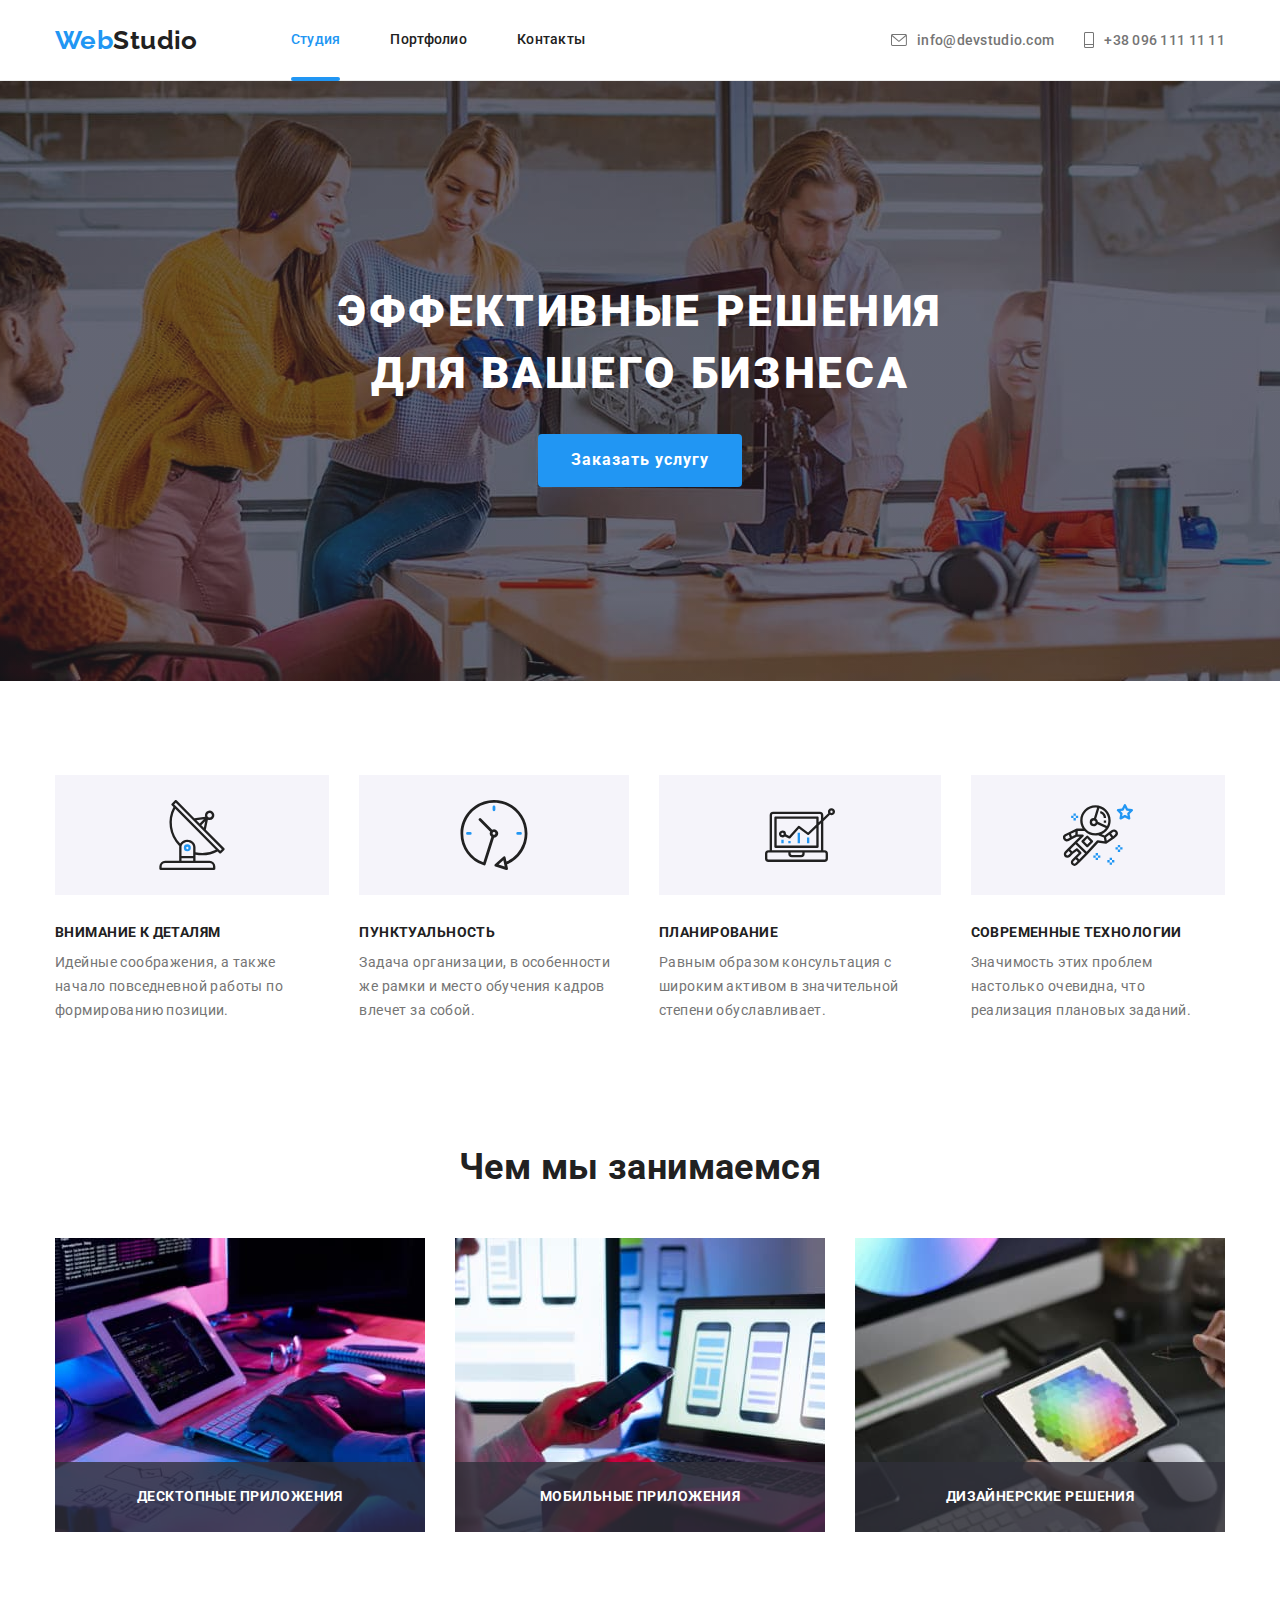
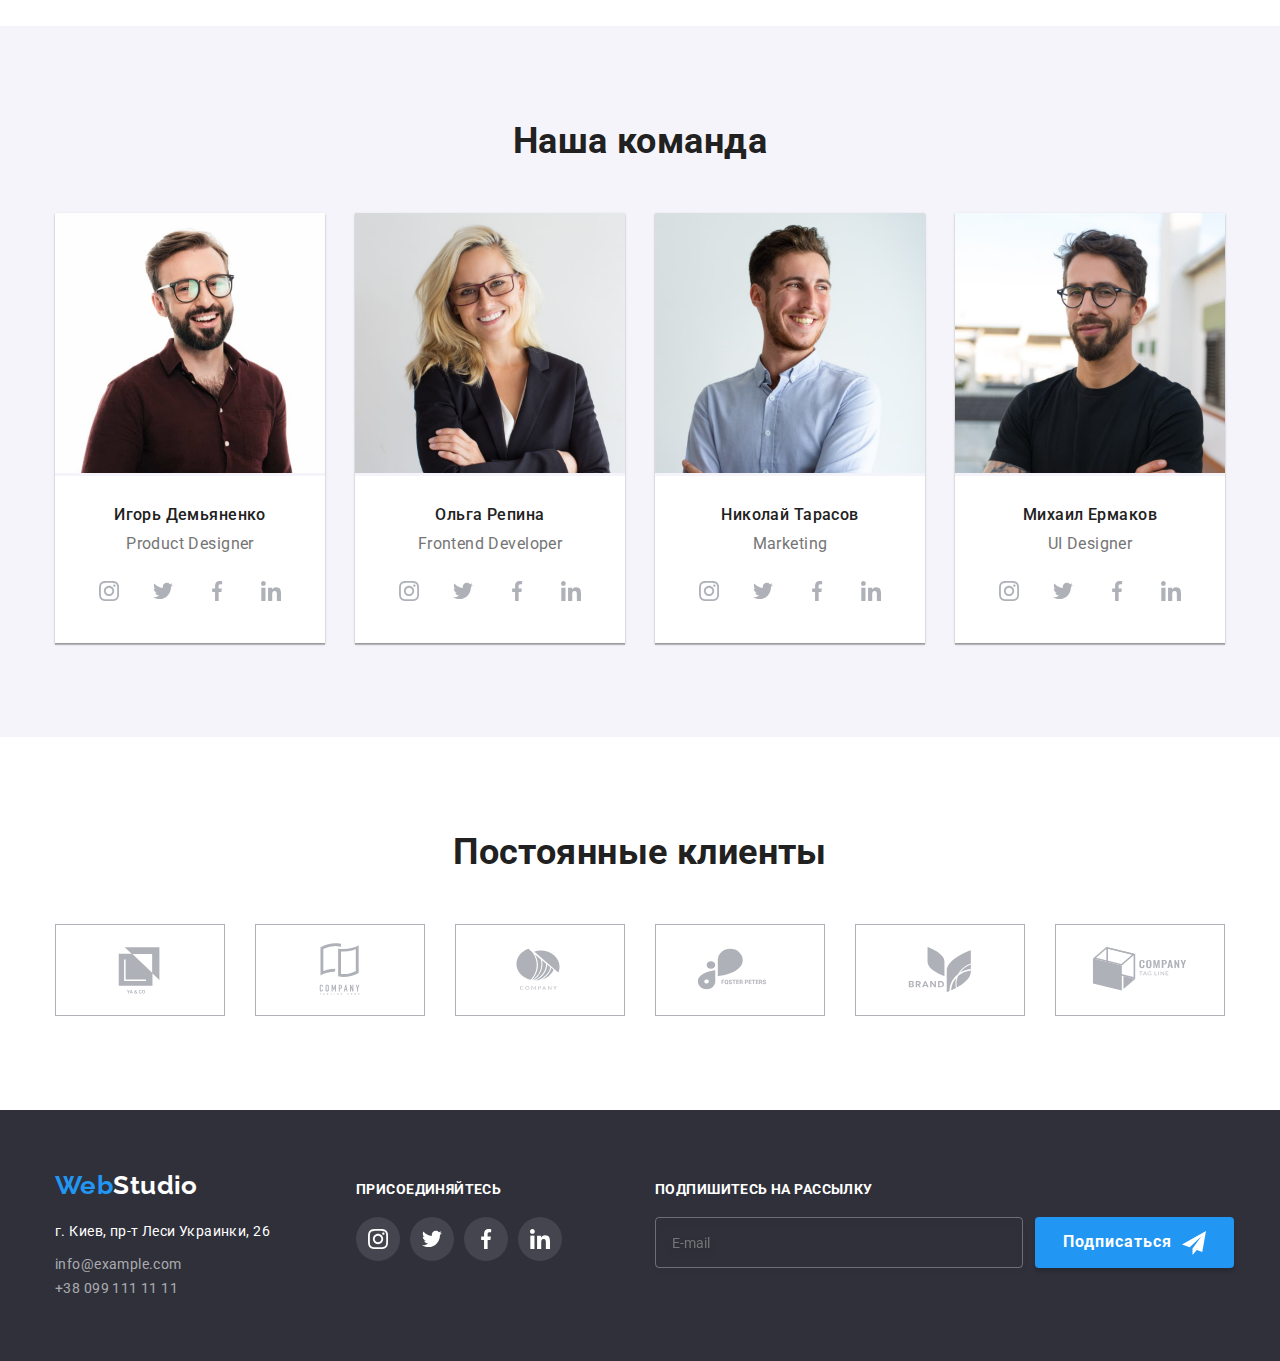
<file: index.html>
<!DOCTYPE html>
<html lang="ru">
  <head>
    <meta charset="UTF-8" />
    <meta http-equiv="X-UA-Compatible" content="IE=edge" />
    <meta name="viewport" content="width=device-width, initial-scale=1.0" />
    <title>WebStudio</title>
    <link
      href="https://fonts.googleapis.com/css2?family=Raleway:wght@700&family=Roboto:wght@400;500;700;900&display=swap"
      rel="stylesheet"
    />
    <link
      rel="stylesheet"
      href="https://cdnjs.cloudflare.com/ajax/libs/modern-normalize/1.1.0/modern-normalize.min.css"
    />
    <link rel="stylesheet" href="./css/main.min.css" />
  </head>
  <body>
    <header class="header">
      <div class="header__container">
        <nav class="header__nav">
          <a href="./index.html" class="logo"
            >Web<span class="logo__text logo__text--black">Studio</span>
          </a>
          <ul class="header__list">
            <li class="header__item">
              <a href="./index.html" class="header__link header__link--current">Студия</a>
            </li>
            <li class="header__item">
              <a href="./portfolio.html" class="header__link">Портфолио</a>
            </li>
            <li class="header__item"><a href="" class="header__link">Контакты</a></li>
          </ul>
        </nav>
        <ul class="address header__address">
          <li class="address__item">
            <a href="mailto:https://info@devstudio.com" class="address__link"
              ><svg class="address__icon-envelope">
                <use href="./images/icons.svg#envelopehover"></use>
              </svg>
              info@devstudio.com</a
            >
          </li>
          <li class="address__item">
            <a href="tel:+380961111111" class="address__link"
              ><svg class="address__icon-mob">
                <use href="./images/icons.svg#mob"></use>
              </svg>
              +38 096 111 11 11</a
            >
          </li>
        </ul>
      </div>
    </header>
    <main class="main">
      <section class="hero hero--overlay">
        <div class="hero__container">
          <h1 class="hero__title">Эффективные решения для вашего бизнеса</h1>
          <button type="button" class="hero__button hero__button--prymery" data-modal-open>
            Заказать услугу
          </button>
        </div>
      </section>
      <section class="benefits">
        <div class="benefits__container">
          <h2 class="benefits__tittle benefits__title--hidden">Наши преимущества</h2>
          <ul class="benefits__list">
            <li class="benefits__item benefits__item--antenna">
              <h3 class="benefits__title">Внимание к деталям</h3>
              <p class="benefits__text">
                Идейные соображения, а также начало повседневной работы по формированию позиции.
              </p>
            </li>
            <li class="benefits__item benefits__item--clock">
              <h3 class="benefits__title">Пунктуальность</h3>
              <p class="benefits__text">
                Задача организации, в особенности же рамки и место обучения кадров влечет за собой.
              </p>
            </li>
            <li class="benefits__item benefits__item--diagram">
              <h3 class="benefits__title">Планирование</h3>
              <p class="benefits__text">
                Равным образом консультация с широким активом в значительной степени обуславливает.
              </p>
            </li>
            <li class="benefits__item benefits__item--astronaut">
              <h3 class="benefits__title">Современные технологии</h3>
              <p class="benefits__text">
                Значимость этих проблем настолько очевидна, что реализация плановых заданий.
              </p>
            </li>
          </ul>
        </div>
      </section>
      <section class="work">
        <div class="work__container">
          <h2 class="work__title">Чем мы занимаемся</h2>
          <ul class="work__list">
            <li class="work__item">
              <div class="thumbs">
                <img
                  src="./images/logo1.jpg"
                  alt="Десктопные приложения"
                  width="370"
                  class="thumbs__image"
                />
                <p class="thumbs__text">Десктопные приложения</p>
              </div>
            </li>

            <li class="work__item">
              <div class="thumbs">
                <img
                  src="./images/logo2.jpg"
                  alt="Мобильные приложения"
                  width="370"
                  class="thumbs__image"
                />
                <p class="thumbs__text">Мобильные приложения</p>
              </div>
            </li>
            <li class="work__item">
              <div class="thumbs">
                <img
                  src="./images/logo3.jpg"
                  alt="Дизайнерские решения"
                  width="370"
                  class="thumbs__image"
                />
                <p class="thumbs__text">Дизайнерские решения</p>
              </div>
            </li>
          </ul>
        </div>
      </section>
      <section class="command">
        <div class="command__container">
          <h2 class="command__title">Наша команда</h2>
          <ul class="command__list">
            <li class="command__item">
              <img
                src="./images/prdes.jpg"
                alt="Игорь Демьяненко"
                width="270"
                class="command__image"
              />
              <div class="card-contents command__card-content">
                <h3 class="card-contents__title">Игорь Демьяненко</h3>
                <p class="card-contents__text">Product Designer</p>
                <ul class="card-contents__social">
                  <li class="card-contents__item">
                    <a
                      class="card-contents__link"
                      href=""
                      target="_blank"
                      rel="noopener noreferrer"
                      aria-label="Instagram"
                      ><svg class="card-contents__icon">
                        <use href="./images/icons.svg#instagram"></use>
                      </svg>
                    </a>
                  </li>
                  <li class="card-contents__item">
                    <a
                      class="card-contents__link"
                      href=""
                      target="_blank"
                      rel="noopener noreferrer"
                      aria-label="Twitter"
                      ><svg class="card-contents__icon">
                        <use href="./images/icons.svg#twitter"></use>
                      </svg>
                    </a>
                  </li>
                  <li class="card-contents__item">
                    <a
                      class="card-contents__link"
                      href=""
                      target="_blank"
                      rel="noopener noreferrer"
                      aria-label="Facebook"
                      ><svg class="card-contents__icon">
                        <use href="./images/icons.svg#facebook"></use>
                      </svg>
                    </a>
                  </li>
                  <li class="card-contents__item">
                    <a
                      class="card-contents__link"
                      href=""
                      target="_blank"
                      rel="noopener noreferrer"
                      aria-label="Linkedin"
                      ><svg class="card-contents__icon">
                        <use href="./images/icons.svg#linkedin"></use>
                      </svg>
                    </a>
                  </li>
                </ul>
              </div>
            </li>
            <li class="command__item">
              <img src="./images/frdev.jpg" alt="Ольга Репина" width="270" class="command__image" />
              <div class="card-contents command__card-contents">
                <h3 class="card-contents__title">Ольга Репина</h3>
                <p class="card-contents__text">Frontend Developer</p>
                <ul class="card-contents__social">
                  <li class="card-contents__item">
                    <a
                      class="card-contents__link"
                      href=""
                      target="_blank"
                      rel="noopener noreferrer"
                      aria-label="Instagram"
                      ><svg class="card-contents__icon">
                        <use href="./images/icons.svg#instagram"></use>
                      </svg>
                    </a>
                  </li>
                  <li class="card-contents__item">
                    <a
                      class="card-contents__link"
                      href=""
                      target="_blank"
                      rel="noopener noreferrer"
                      aria-label="Twitter"
                      ><svg class="card-contents__icon">
                        <use href="./images/icons.svg#twitter"></use>
                      </svg>
                    </a>
                  </li>
                  <li class="card-contents__item">
                    <a
                      class="card-contents__link"
                      href=""
                      target="_blank"
                      rel="noopener noreferrer"
                      aria-label="Facebook"
                      ><svg class="card-contents__icon">
                        <use href="./images/icons.svg#facebook"></use>
                      </svg>
                    </a>
                  </li>
                  <li class="card-contents__item">
                    <a
                      class="card-contents__link"
                      href=""
                      target="_blank"
                      rel="noopener noreferrer"
                      aria-label="Linkedin"
                      ><svg class="card-contents__icon">
                        <use href="./images/icons.svg#linkedin"></use>
                      </svg>
                    </a>
                  </li>
                </ul>
              </div>
            </li>
            <li class="command__item">
              <img
                src="./images/marc.jpg"
                alt="Николай Тарасов"
                width="270"
                class="command__image"
              />
              <div class="card-contents command__card-contents">
                <h3 class="card-contents__title">Николай Тарасов</h3>
                <p class="card-contents__text">Marketing</p>
                <ul class="card-contents__social">
                  <li class="card-contents__item">
                    <a
                      class="card-contents__link"
                      href=""
                      target="_blank"
                      rel="noopener noreferrer"
                      aria-label="Instagram"
                      ><svg class="card-contents__icon">
                        <use href="./images/icons.svg#instagram"></use>
                      </svg>
                    </a>
                  </li>
                  <li class="card-contents__item">
                    <a
                      class="card-contents__link"
                      href=""
                      target="_blank"
                      rel="noopener noreferrer"
                      aria-label="Twitter"
                      ><svg class="card-contents__icon">
                        <use href="./images/icons.svg#twitter"></use>
                      </svg>
                    </a>
                  </li>
                  <li class="card-contents__item">
                    <a
                      class="card-contents__link"
                      href=""
                      target="_blank"
                      rel="noopener noreferrer"
                      aria-label="Facebook"
                      ><svg class="card-contents__icon">
                        <use href="./images/icons.svg#facebook"></use>
                      </svg>
                    </a>
                  </li>
                  <li class="card-contents__item">
                    <a
                      class="card-contents__link"
                      href=""
                      target="_blank"
                      rel="noopener noreferrer"
                      aria-label="Linkedin"
                      ><svg class="card-contents__icon">
                        <use href="./images/icons.svg#linkedin"></use>
                      </svg>
                    </a>
                  </li>
                </ul>
              </div>
            </li>
            <li class="command__item">
              <img src="./images/ui.jpg" alt="Михаил Ермаков" width="270" class="command__image" />
              <div class="card-contents command__card-contents">
                <h3 class="card-contents__title">Михаил Ермаков</h3>
                <p class="card-contents__text">UI Designer</p>
                <ul class="card-contents__social">
                  <li class="card-contents__item">
                    <a
                      class="card-contents__link"
                      href=""
                      target="_blank"
                      rel="noopener noreferrer"
                      aria-label="Instagram"
                      ><svg class="card-contents__icon">
                        <use href="./images/icons.svg#instagram"></use>
                      </svg>
                    </a>
                  </li>
                  <li class="card-contents__item">
                    <a
                      class="card-contents__link"
                      href=""
                      target="_blank"
                      rel="noopener noreferrer"
                      aria-label="Twitter"
                      ><svg class="card-contents__icon">
                        <use href="./images/icons.svg#twitter"></use>
                      </svg>
                    </a>
                  </li>
                  <li class="card-contents__item">
                    <a
                      class="card-contents__link"
                      href=""
                      target="_blank"
                      rel="noopener noreferrer"
                      aria-label="Facebook"
                      ><svg class="card-contents__icon">
                        <use href="./images/icons.svg#facebook"></use>
                      </svg>
                    </a>
                  </li>
                  <li class="card-contents__item">
                    <a
                      class="card-contents__link"
                      href=""
                      target="_blank"
                      rel="noopener noreferrer"
                      aria-label="Linkedin"
                      ><svg class="card-contents__icon">
                        <use href="./images/icons.svg#linkedin"></use>
                      </svg>
                    </a>
                  </li>
                </ul>
              </div>
            </li>
          </ul>
        </div>
      </section>
      <section class="clients">
        <div class="clients__container">
          <h2 class="clients__title">Постоянные клиенты</h2>
          <ul class="clients__list">
            <li class="clients__item">
              <a
                class="clients__link"
                href=""
                target="_blank"
                rel="noopener noreferrer"
                aria-label=""
                ><svg class="clients__icon">
                  <use href="./images/icons.svg#logo"></use>
                </svg>
              </a>
            </li>
            <li class="clients__item">
              <a
                class="clients__link"
                href=""
                target="_blank"
                rel="noopener noreferrer"
                aria-label=""
              >
                <svg class="clients__icon"><use href="./images/icons.svg#logo1"></use></svg>
              </a>
            </li>
            <li class="clients__item">
              <a
                class="clients__link"
                href=""
                target="_blank"
                rel="noopener noreferrer"
                aria-label=""
              >
                <svg class="clients__icon"><use href="./images/icons.svg#logo2"></use></svg>
              </a>
            </li>
            <li class="clients__item">
              <a
                class="clients__link"
                href=""
                target="_blank"
                rel="noopener noreferrer"
                aria-label=""
              >
                <svg class="clients__icon"><use href="./images/icons.svg#logo3"></use></svg>
              </a>
            </li>
            <li class="clients__item">
              <a
                class="clients__link"
                href=""
                target="_blank"
                rel="noopener noreferrer"
                aria-label=""
              >
                <svg class="clients__icon"><use href="./images/icons.svg#logo4"></use></svg>
              </a>
            </li>
            <li class="clients__item">
              <a
                class="clients__link"
                href=""
                target="_blank"
                rel="noopener noreferrer"
                aria-label=""
              >
                <svg class="clients__icon"><use href="./images/icons.svg#logo5"></use></svg>
              </a>
            </li>
          </ul>
        </div>
      </section>
    </main>
    <footer class="footer">
      <div class="footer__container-foot">
        <div class="address-footer footer__address-footer">
          <a href="./index.html" class="logo"
            >Web<span class="logo__text logo__text--white">Studio</span></a
          >
          <address class="footer__address">
            <p class="footer__text">г. Киев, пр-т Леси Украинки, 26</p>
            <ul class="footer__list">
              <li class="footer__foot">
                <a href="mailto:info@example.com" class="address__links address__links--footer"
                  >info@example.com</a
                >
              </li>
              <li class="address__foot">
                <a href="tel:+380961111111" class="address__links address__links--footer"
                  >+38 099 111 11 11</a
                >
              </li>
            </ul>
          </address>
        </div>
        <div class="join">
          <p class="join__text">присоединяйтесь</p>
          <ul class="join__list">
            <li class="join__item">
              <a
                class="join__link"
                href=""
                target="_blank"
                rel="noopener noreferrer"
                aria-label="Instagram"
                ><svg class="join__icon"><use href="./images/icons.svg#instagram1"></use></svg>
              </a>
            </li>
            <li class="join__item">
              <a
                class="join__link"
                href=""
                target="_blank"
                rel="noopener noreferrer"
                aria-label="Twitter"
                ><svg class="join__icon"><use href="./images/icons.svg#twitter1"></use></svg>
              </a>
            </li>
            <li class="join__item">
              <a
                class="join__link"
                href=""
                target="_blank"
                rel="noopener noreferrer"
                aria-label="Facebook"
                ><svg class="join__icon"><use href="./images/icons.svg#facebook1"></use></svg>
              </a>
            </li>
            <li class="join__item">
              <a
                class="join__link"
                href=""
                target="_blank"
                rel="noopener noreferrer"
                aria-label="Linkedin"
                ><svg class="join__icon"><use href="./images/icons.svg#linkedin1"></use></svg>
              </a>
            </li>
          </ul>
        </div>
        <div class="send">
          <p class="send__text">Подпишитесь на рассылку</p>
          <form class="form send__form">
            <input class="form__input" type="email" placeholder="E-mail" />
            <button class="form__button" type="button">
              Подписаться<svg class="form__icon" width="24" height="24">
                <use href="./images/icons.svg#send"></use>
              </svg>
            </button>
          </form>
        </div>
      </div>
    </footer>
    <div class="backdrop is-hidden" data-modal>
      <div class="modal">
        <form class="modal__form">
          <p class="modal__text">Оставьте свои данные, мы вам перезвоним</p>
          <div class="modal__form-fields">
            <label class="modal__form-label" for="name">Имя</label>
            <input class="modal__form-input" type="text" name="name" id="name" />
            <label class="modal__form-icon" for="name">
              <svg class="modal__form-svg"><use href="./images/icons.svg#person"></use></svg>
            </label>
          </div>
          <div class="modal__form-fields">
            <label class="modal__form-label" for="tel">Телефон</label>
            <input class="modal__form-input" type="tel" name="tel" id="tel" />
            <label class="modal__form-icon"
              ><svg class="modal__form-svg"><use href="./images/icons.svg#phone"></use></svg>
            </label>
          </div>
          <div class="modal__form-fields">
            <label class="modal__form-label" for="mail">Почта</label>
            <input class="modal__form-input" type="email" name="mail" id="mail" />
            <label class="modal__form-icon"
              ><svg class="modal__form-svg"><use href="./images/icons.svg#email"></use></svg>
            </label>
          </div>
          <div class="modal__textarea-field">
            <label class="modal__form-label" for="comment">Комментарий</label>
            <textarea
              class="textarea"
              name="comment"
              id="comment"
              rows="8"
              placeholder="Введите текст"
            ></textarea>
          </div>
          <div class="modal__form-fields">
            <label class="modal__checkbox-label">
              <input class="modal__checkbox" type="checkbox" name="check" /><span
                class="modal__check-icon"
              ></span>
              <span
                >Соглашаюсь с рассылкой и принимаю
                <span href="" class="modal__conditions">Условия договора</span>
              </span>
            </label>
          </div>
          <button class="modal__submit" type="submit">Отправить</button>
        </form>

        <button class="close" data-modal-close>
          <svg class="icon-close" width="18px" height="18px">
            <use href="./images/icons.svg#close3"></use>
          </svg>
        </button>
      </div>
    </div>
    <script src="./js/modal.js"></script>
  </body>
</html>
</file>
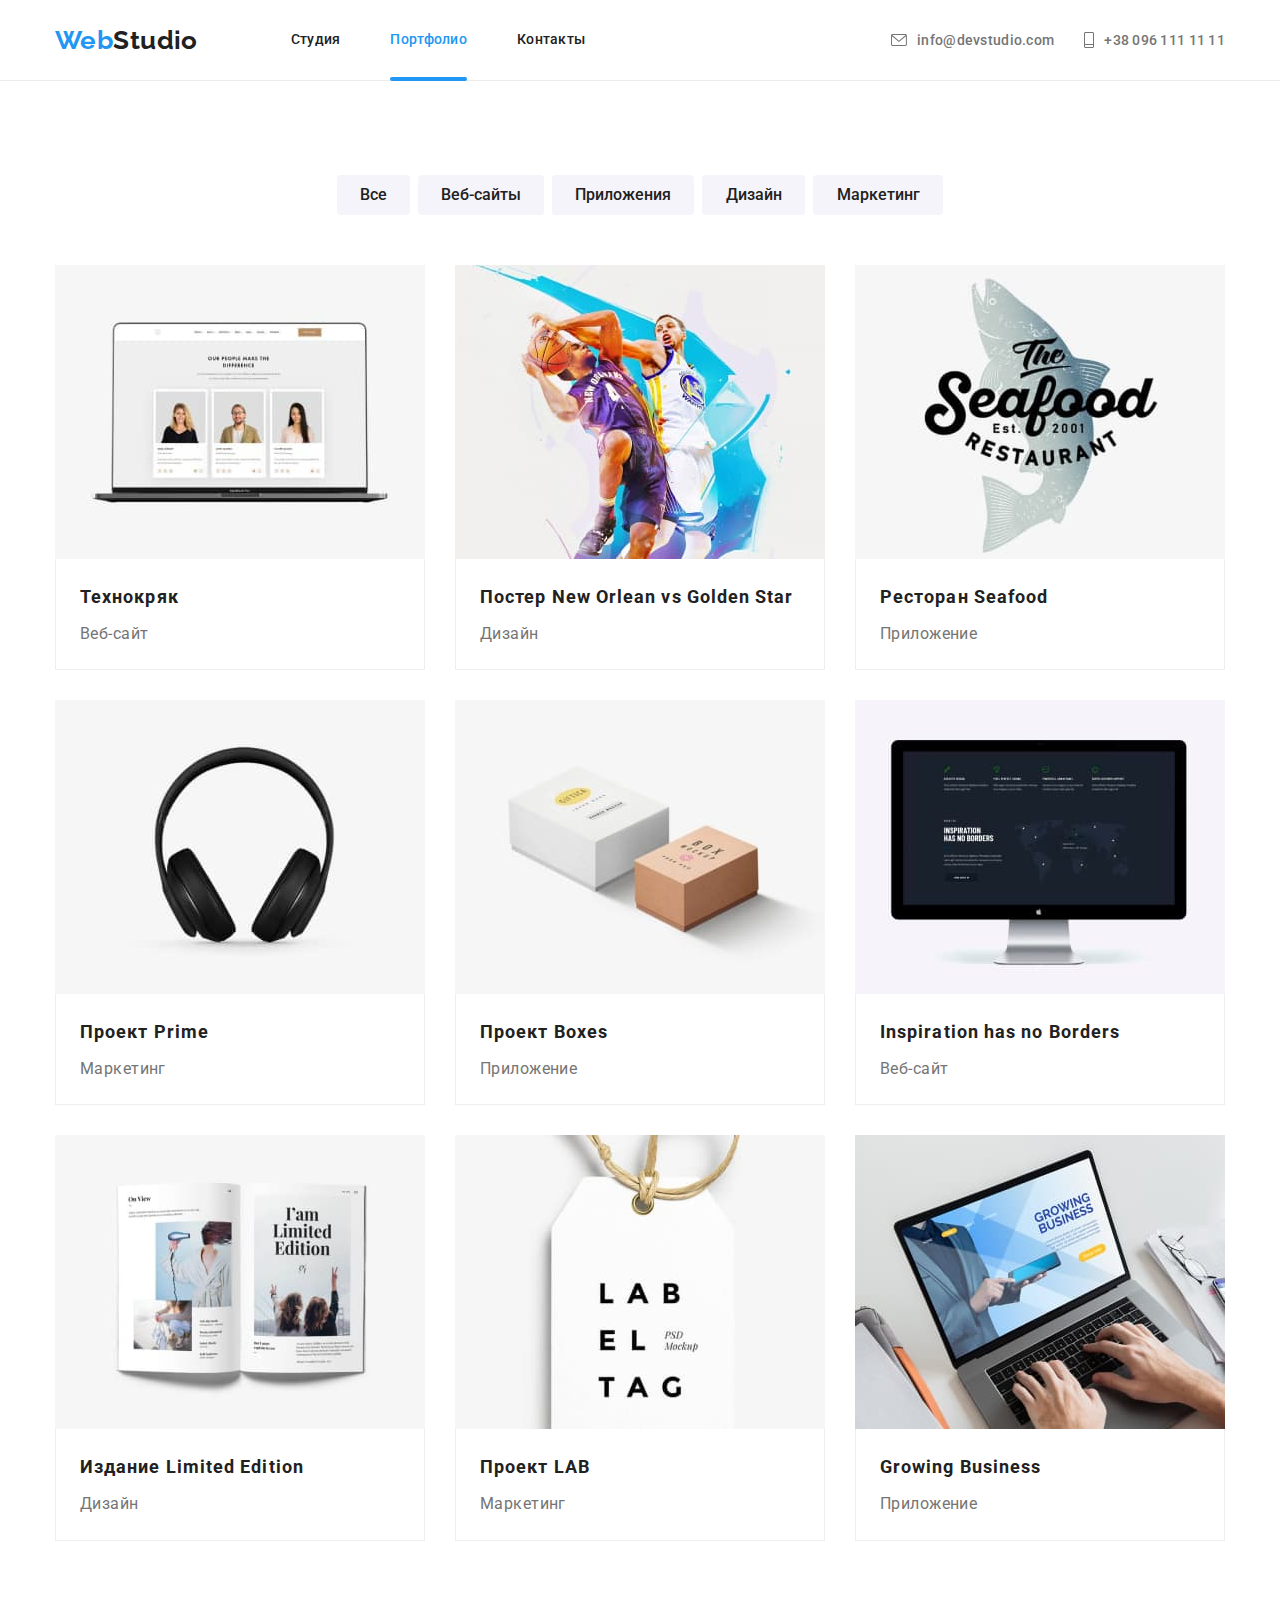
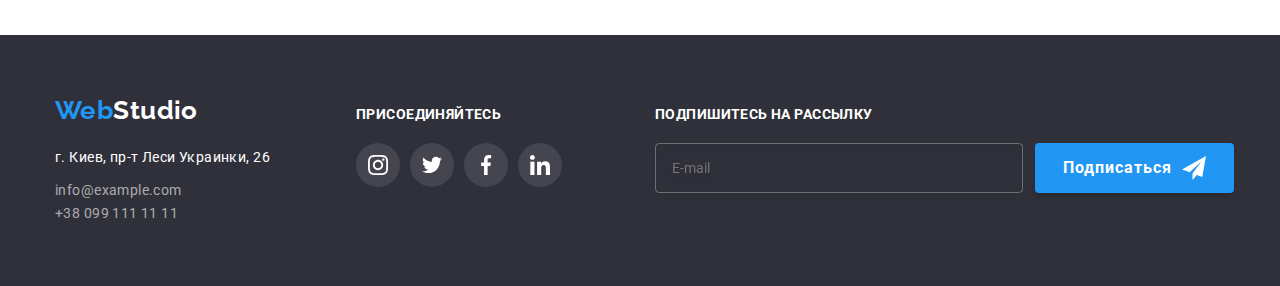
<file: portfolio.html>
<!DOCTYPE html>
<html lang="ru">
  <head>
    <meta charset="UTF-8" />
    <meta http-equiv="X-UA-Compatible" content="IE=edge" />
    <meta name="viewport" content="width=device-width, initial-scale=1.0" />
    <title>Портфолио</title>
    <link
      href="https://fonts.googleapis.com/css2?family=Raleway:wght@700&family=Roboto:wght@400;500;700;900&display=swap"
      rel="stylesheet"
    />
    <link
      rel="stylesheet"
      href="https://cdnjs.cloudflare.com/ajax/libs/modern-normalize/1.1.0/modern-normalize.min.css"
    />
    <link rel="stylesheet" href="./css/portfolio.min.css" />
  </head>
  <body>
    <header class="header">
      <div class="header__container">
        <nav class="header__nav">
          <a href="./index.html" class="logo"
            >Web<span class="logo__text logo__text--black">Studio</span>
          </a>
          <ul class="header__list">
            <li class="header__item">
              <a href="./index.html" class="header__link">Студия</a>
            </li>
            <li class="header__item">
              <a href="./portfolio.html" class="header__link header__link--current">Портфолио</a>
            </li>
            <li class="header__item"><a href="" class="header__link">Контакты</a></li>
          </ul>
        </nav>
        <ul class="address header__address">
          <li class="address__item">
            <a href="mailto:https://info@devstudio.com" class="address__link"
              ><svg class="address__icon-envelope">
                <use href="./images/icons.svg#envelopehover"></use>
              </svg>
              info@devstudio.com</a
            >
          </li>
          <li class="address__item">
            <a href="tel:+380961111111" class="address__link"
              ><svg class="address__icon-mob">
                <use href="./images/icons.svg#mob"></use>
              </svg>
              +38 096 111 11 11</a
            >
          </li>
        </ul>
      </div>
    </header>
    <main class="main">
      <section class="portfolio">
        <div class="portfolio__container">
          <h1 hidden class="portfolio__title portfolio__title--visually-hidden">Примеры работ</h1>
          <ul class="portfolio__list">
            <li class="portfolio__item">
              <button type="button" class="portfolio__button portfolio__button---one">Все</button>
            </li>
            <li class="portfolio__item">
              <button type="button" class="portfolio__button portfolio__button---two">
                Веб-сайты
              </button>
            </li>
            <li class="portfolio__item">
              <button type="button" class="portfolio__button portfolio__button---three">
                Приложения
              </button>
            </li>
            <li class="portfolio__item">
              <button type="button" class="portfolio__button portfolio__button--four">
                Дизайн
              </button>
            </li>
            <li class="portfolio__item">
              <button type="button" class="portfolio__button portfolio__button--five">
                Маркетинг
              </button>
            </li>
          </ul>
          <ul class="card-set portfolio__card-set">
            <li class="card-set__item">
              <article class="product">
                <a
                  class="product__link"
                  href=""
                  target="_blank"
                  rel="noopener noreferrer"
                  aria-label=""
                >
                  <div class="overlay-holder">
                    <img
                      src="./images/vebsite.jpg"
                      alt="веб-сайт Технокряк"
                      width="370"
                      class="product__image"
                    />
                    <div class="overlay-annimation">
                      <p class="overlay-annimation__text">
                        Ресурс предлагает комплексные предложения с разным уровнем функционала и
                        сервисов. Все это позволит посетителю получить исчерпывающие сведения о
                        компании или частном лице.
                      </p>
                    </div>
                  </div>
                  <div class="product-meta">
                    <h2 class="product__name">Технокряк</h2>
                    <p class="product__text">Веб-сайт</p>
                  </div>
                </a>
              </article>
            </li>
            <li class="card-set__item">
              <article class="product">
                <a
                  class="product__link"
                  href=""
                  target="_blank"
                  rel="noopener noreferrer"
                  aria-label=""
                >
                  <div class="overlay-holder">
                    <img
                      src="./images/desing.jpg"
                      alt="веб-сайт Технокряк"
                      width="370"
                      class="product__image"
                    />
                    <div class="overlay-annimation">
                      <p class="overlay-annimation__text">
                        Ресурс предлагает комплексные предложения с разным уровнем функционала и
                        сервисов. Все это позволит посетителю получить исчерпывающие сведения о
                        компании или частном лице.
                      </p>
                    </div>
                  </div>
                  <div class="product-meta">
                    <h2 class="product__name">Постер New Orlean vs Golden Star</h2>
                    <p class="product__text">Дизайн</p>
                  </div>
                </a>
              </article>
            </li>
            <li class="card-set__item">
              <article class="product">
                <a
                  class="product__link"
                  href=""
                  target="_blank"
                  rel="noopener noreferrer"
                  aria-label=""
                >
                  <div class="overlay-holder">
                    <img
                      src="./images/app.jpg"
                      alt="логотип сети рыбных ресторанов Seafood"
                      width="370"
                      class="product__image"
                    />
                    <div class="overlay-annimation">
                      <p class="overlay-annimation__text">
                        Ресурс предлагает комплексные предложения с разным уровнем функционала и
                        сервисов. Все это позволит посетителю получить исчерпывающие сведения о
                        компании или частном лице.
                      </p>
                    </div>
                  </div>
                  <div class="product-meta">
                    <h2 class="product__name">Ресторан Seafood</h2>
                    <p class="product__text">Приложение</p>
                  </div>
                </a>
              </article>
            </li>
            <li class="card-set__item">
              <article class="product">
                <a
                  class="product__link"
                  href=""
                  target="_blank"
                  rel="noopener noreferrer"
                  aria-label=""
                >
                  <div class="overlay-holder">
                    <img
                      src="./images/mrc.jpg"
                      alt="Проект Prime"
                      width="370"
                      class="product__image"
                    />
                    <div class="overlay-annimation">
                      <p class="overlay-annimation__text">
                        Ресурс предлагает комплексные предложения с разным уровнем функционала и
                        сервисов. Все это позволит посетителю получить исчерпывающие сведения о
                        компании или частном лице.
                      </p>
                    </div>
                  </div>
                  <div class="product-meta">
                    <h2 class="product__name">Проект Prime</h2>
                    <p class="product__text">Маркетинг</p>
                  </div>
                </a>
              </article>
            </li>
            <li class="card-set__item">
              <article class="product">
                <a
                  class="product__link"
                  href=""
                  target="_blank"
                  rel="noopener noreferrer"
                  aria-label=""
                >
                  <div class="overlay-holder">
                    <img
                      src="./images/app1.jpg"
                      alt="Проект Boxes"
                      width="370"
                      class="product__image"
                    />
                    <div class="overlay-annimation">
                      <p class="overlay-annimation__text">
                        Ресурс предлагает комплексные предложения с разным уровнем функционала и
                        сервисов. Все это позволит посетителю получить исчерпывающие сведения о
                        компании или частном лице.
                      </p>
                    </div>
                  </div>
                  <div class="product-meta">
                    <h2 class="product__name">Проект Boxes</h2>
                    <p class="product__text">Приложение</p>
                  </div>
                </a>
              </article>
            </li>
            <li class="card-set__item">
              <article class="product">
                <a
                  class="product__link"
                  href=""
                  target="_blank"
                  rel="noopener noreferrer"
                  aria-label=""
                >
                  <div class="overlay-holder">
                    <img
                      src="./images/vebsait.jpg"
                      alt="Веб-сайт"
                      width="370"
                      class="product__image"
                    />
                    <div class="overlay-annimation">
                      <p class="overlay-annimation__text">
                        Ресурс предлагает комплексные предложения с разным уровнем функционала и
                        сервисов. Все это позволит посетителю получить исчерпывающие сведения о
                        компании или частном лице.
                      </p>
                    </div>
                  </div>
                  <div class="product-meta">
                    <h2 class="product__name">Inspiration has no Borders</h2>
                    <p class="product__text">Веб-сайт</p>
                  </div>
                </a>
              </article>
            </li>
            <li class="card-set__item">
              <article class="product">
                <a
                  class="product__link"
                  href=""
                  target="_blank"
                  rel="noopener noreferrer"
                  aria-label=""
                >
                  <div class="overlay-holder">
                    <img
                      src="./images/des.jpg"
                      alt="Издание Limited Edition"
                      width="370"
                      class="product__image"
                    />
                    <div class="overlay-annimation">
                      <p class="overlay-annimation__text">
                        Ресурс предлагает комплексные предложения с разным уровнем функционала и
                        сервисов. Все это позволит посетителю получить исчерпывающие сведения о
                        компании или частном лице.
                      </p>
                    </div>
                  </div>
                  <div class="product-meta">
                    <h2 class="product__name">Издание Limited Edition</h2>
                    <p class="product__text">Дизайн</p>
                  </div>
                </a>
              </article>
            </li>
            <li class="card-set__item">
              <article class="product">
                <a
                  class="product__link"
                  href=""
                  target="_blank"
                  rel="noopener noreferrer"
                  aria-label=""
                >
                  <div class="overlay-holder">
                    <img
                      src="./images/lab.jpg"
                      alt="логотип LAB EL TAG "
                      width="370"
                      class="product__image"
                    />
                    <div class="overlay-annimation">
                      <p class="overlay-annimation__text">
                        Ресурс предлагает комплексные предложения с разным уровнем функционала и
                        сервисов. Все это позволит посетителю получить исчерпывающие сведения о
                        компании или частном лице.
                      </p>
                    </div>
                  </div>
                  <div class="product-meta">
                    <h2 class="product__name">Проект LAB</h2>
                    <p class="product__text">Маркетинг</p>
                  </div>
                </a>
              </article>
            </li>
            <li class="card-set__item">
              <article class="product">
                <a
                  class="product__link"
                  href=""
                  target="_blank"
                  rel="noopener noreferrer"
                  aria-label=""
                >
                  <div class="overlay-holder">
                    <img
                      src="./images/gro.jpg"
                      alt="Приложение"
                      width="370"
                      class="product__image"
                    />
                    <div class="overlay-annimation">
                      <p class="overlay-annimation__text">
                        Ресурс предлагает комплексные предложения с разным уровнем функционала и
                        сервисов. Все это позволит посетителю получить исчерпывающие сведения о
                        компании или частном лице.
                      </p>
                    </div>
                  </div>
                  <div class="product-meta">
                    <h2 class="product__name">Growing Business</h2>
                    <p class="product__text">Приложение</p>
                  </div>
                </a>
              </article>
            </li>
          </ul>
        </div>
      </section>
    </main>
    <footer class="footer">
      <div class="footer__container-foot">
        <div class="address-footer footer__address-footer">
          <a href="./index.html" class="logo"
            >Web<span class="logo__text logo__text--white">Studio</span></a
          >
          <address class="footer__address">
            <p class="footer__text">г. Киев, пр-т Леси Украинки, 26</p>
            <ul class="footer__list">
              <li class="footer__foot">
                <a href="mailto:info@example.com" class="address__links address__links--footer"
                  >info@example.com</a
                >
              </li>
              <li class="address__foot">
                <a href="tel:+380961111111" class="address__links address__links--footer"
                  >+38 099 111 11 11</a
                >
              </li>
            </ul>
          </address>
        </div>
        <div class="join">
          <p class="join__text">присоединяйтесь</p>
          <ul class="join__list">
            <li class="join__item">
              <a
                class="join__link"
                href=""
                target="_blank"
                rel="noopener noreferrer"
                aria-label="Instagram"
                ><svg class="join__icon"><use href="./images/icons.svg#instagram1"></use></svg>
              </a>
            </li>
            <li class="join__item">
              <a
                class="join__link"
                href=""
                target="_blank"
                rel="noopener noreferrer"
                aria-label="Twitter"
                ><svg class="join__icon"><use href="./images/icons.svg#twitter1"></use></svg>
              </a>
            </li>
            <li class="join__item">
              <a
                class="join__link"
                href=""
                target="_blank"
                rel="noopener noreferrer"
                aria-label="Facebook"
                ><svg class="join__icon"><use href="./images/icons.svg#facebook1"></use></svg>
              </a>
            </li>
            <li class="join__item">
              <a
                class="join__link"
                href=""
                target="_blank"
                rel="noopener noreferrer"
                aria-label="Linkedin"
                ><svg class="join__icon"><use href="./images/icons.svg#linkedin1"></use></svg>
              </a>
            </li>
          </ul>
        </div>
        <div class="send">
          <p class="send__text">Подпишитесь на рассылку</p>
          <form class="form send__form">
            <input class="form__input" type="email" placeholder="E-mail" />
            <button class="form__button" type="button">
              Подписаться<svg class="form__icon" width="24" height="24">
                <use href="./images/icons.svg#send"></use>
              </svg>
            </button>
          </form>
        </div>
      </div>
    </footer>
  </body>
</html>
</file>
<file: css/main.min.css>
.benefits__title--hidden{position:absolute;width:1px;height:1px;margin:-1px;border:0;padding:0;white-space:nowrap;-webkit-clip-path:inset(100%);clip-path:inset(100%);clip:rect(0 0 0 0);overflow:hidden}.join__list,.footer__list,.clients__list,.command__list,.work__list,.benefits__list,.address,.header__list{padding:0;margin:0;list-style:none}.join__link,.address__links--footer,.address__link,.header__link{text-decoration:none;font-style:normal}.thumbs__image{display:block;min-width:100%;height:auto}.clients,.command,.benefits{padding-bottom:94px;padding-top:94px}.modal__submit,.hero__button{display:inline-block;border:1px solid rgba(0,0,0,0);border-radius:4px;color:#212121;background-color:#f5f4fa;cursor:pointer;font-family:inherit;-webkit-transition:color 250ms cubic-bezier(0.4, 0, 0.2, 1),background-color 250ms cubic-bezier(0.4, 0, 0.2, 1),-webkit-box-shadow 250ms cubic-bezier(0.4, 0, 0.2, 1);transition:color 250ms cubic-bezier(0.4, 0, 0.2, 1),background-color 250ms cubic-bezier(0.4, 0, 0.2, 1),-webkit-box-shadow 250ms cubic-bezier(0.4, 0, 0.2, 1);transition:color 250ms cubic-bezier(0.4, 0, 0.2, 1),background-color 250ms cubic-bezier(0.4, 0, 0.2, 1),box-shadow 250ms cubic-bezier(0.4, 0, 0.2, 1);transition:color 250ms cubic-bezier(0.4, 0, 0.2, 1),background-color 250ms cubic-bezier(0.4, 0, 0.2, 1),box-shadow 250ms cubic-bezier(0.4, 0, 0.2, 1),-webkit-box-shadow 250ms cubic-bezier(0.4, 0, 0.2, 1)}.clients__container,.command__container,.work__container,.benefits__container{margin-left:auto;margin-right:auto;width:1200px;padding-left:15px;padding-right:15px}body{background-color:#fff;color:#757575;font-family:Roboto,sans-serif;letter-spacing:.03em;font-size:14px;text-decoration:none}.header{border-bottom:1px solid #ececec}.header__nav,.address{display:-webkit-box;display:-ms-flexbox;display:flex;-webkit-box-align:center;-ms-flex-align:center;align-items:center}.header__container{display:-webkit-box;display:-ms-flexbox;display:flex;margin-left:auto;margin-right:auto;width:1200px;padding-left:15px;padding-right:15px}.header__list{display:-webkit-box;display:-ms-flexbox;display:flex;margin-left:93px}.header__item:not(:last-child){margin-right:50px}.header__link{display:block;padding-top:32px;padding-bottom:32px;font-style:normal;color:#212121;font-weight:500;line-height:1.14;letter-spacing:.02em;-webkit-transition:color 250ms cubic-bezier(0.4, 0, 0.2, 1);transition:color 250ms cubic-bezier(0.4, 0, 0.2, 1)}.header__link:hover,.header__link:focus{color:#2196f3}.header__link--current{color:#2196f3;position:relative;display:block}.header__link--current::after{content:"";position:absolute;left:0;bottom:-1px;display:block;width:100%;height:4px;border-radius:2px;background-color:currentColor}.address{display:-webkit-box;display:-ms-flexbox;display:flex;margin-left:auto}.address__item:not(:last-child){margin-right:30px}.address__link{display:-webkit-box;display:-ms-flexbox;display:flex;padding-top:32px;padding-bottom:32px;color:#757575;-webkit-box-align:center;-ms-flex-align:center;align-items:center;font-weight:500;line-height:16px;letter-spacing:.02em;-webkit-transition:color 250ms cubic-bezier(0.4, 0, 0.2, 1);transition:color 250ms cubic-bezier(0.4, 0, 0.2, 1)}.address__link:hover,.address__link:focus{color:#2196f3}.address__links--footer{font-size:14px;line-height:1.7;-webkit-transition:color 250ms cubic-bezier(0.4, 0, 0.2, 1);transition:color 250ms cubic-bezier(0.4, 0, 0.2, 1);color:rgba(255,255,255,.6)}.address__links--footer:hover,.address__links--footer:focus{color:#2196f3}.address__icon-envelope{width:16px;height:12px;fill:#757575;margin-right:10px;-webkit-transition:fill 250ms cubic-bezier(0.4, 0, 0.2, 1);transition:fill 250ms cubic-bezier(0.4, 0, 0.2, 1)}.address__link:hover .address__icon-envelope,.address__link:focus .address__icon-envelope{fill:#2196f3}.address__icon-mob{width:10px;height:16px;fill:#757575;margin-right:10px;-webkit-transition:fill 250ms cubic-bezier(0.4, 0, 0.2, 1);transition:fill 250ms cubic-bezier(0.4, 0, 0.2, 1)}.address__link:hover .address__icon-mob,.address__link:focus .address__icon-mob{fill:#2196f3}.logo{color:#2196f3;font-family:Raleway,sans-serif;font-weight:700;font-size:26px;line-height:1.19;text-decoration:none}.logo__text--black{color:#212121}.logo__text--white{color:#fff}.hero{background-color:#212121;text-align:center;padding-bottom:200px;padding-top:200px}.hero--overlay{max-width:1600px;height:600px;margin-left:auto;margin-right:auto;background-image:-webkit-gradient(linear, left top, left bottom, from(rgba(47, 48, 58, 0.4)), to(rgba(47, 48, 58, 0.4))),url(../images/herobg/Img.jpg);background-image:linear-gradient(rgba(47, 48, 58, 0.4), rgba(47, 48, 58, 0.4)),url(../images/herobg/Img.jpg);background-repeat:no-repeat;background-position:center;background-size:cover}.hero__container{margin-left:auto;margin-right:auto;width:1200px;padding-left:15px;padding-right:15px}.hero__title{margin:auto;margin-bottom:30px;color:#fff;width:696px;font-weight:900;font-size:44px;line-height:1.4;letter-spacing:.06em;text-transform:uppercase;text-align:center}.hero__button--prymery{padding:10px 32px;min-width:200px;color:#fff;background-color:#2196f3;font-weight:700;font-size:16px;line-height:1.9;letter-spacing:.06em;text-align:center;-webkit-transition:background-color 250ms cubic-bezier(0.4, 0, 0.2, 1);transition:background-color 250ms cubic-bezier(0.4, 0, 0.2, 1)}.hero__button--prymery:hover{background-color:#188ce8}.benefits__item--antenna::before{background-image:url(../images/icon/icon_benefits/antenna.svg)}.benefits__item--clock::before{background-image:url(../images/icon/icon_benefits/clock.svg)}.benefits__item--diagram::before{background-image:url(../images/icon/icon_benefits/diagram.svg)}.benefits__item--astronaut::before{background-image:url(../images/icon/icon_benefits/astronaut.svg)}.benefits__item::before{display:block;content:"";margin-bottom:30px;height:120px;background-repeat:no-repeat;background-position:center;background-size:70px;background-color:#f5f4fa}.benefits__item{margin-bottom:30px}.benefits__item:not(:first-child){margin-left:30px}.benefits__list{display:-webkit-box;display:-ms-flexbox;display:flex;-webkit-box-align:center;-ms-flex-align:center;align-items:center}.benefits__title{color:#212121;margin-top:0;margin-bottom:10px;font-weight:700;font-size:14px;line-height:1.14;text-transform:uppercase}.benefits__text{margin-top:0;margin-bottom:0;line-height:1.7}.work{padding-top:0;padding-bottom:94px}.work__title{margin-top:0;margin-bottom:50px;padding-top:0;color:#212121;font-weight:700;font-size:36px;line-height:1.17;text-align:center}.work__list{display:-webkit-box;display:-ms-flexbox;display:flex;-ms-flex-wrap:nowrap;flex-wrap:nowrap}.work__item{width:370px;margin-right:30px}.work__item:nth-child(3n){margin-right:0}.thumbs{position:relative}.thumbs__text{position:absolute;left:0;bottom:0;display:-webkit-box;display:-ms-flexbox;display:flex;-webkit-box-align:center;-ms-flex-align:center;align-items:center;-webkit-box-pack:center;-ms-flex-pack:center;justify-content:center;margin:0;font-weight:700;font-size:14px;line-height:1.14;letter-spacing:.03em;text-transform:uppercase;color:#fff;background-color:rgba(47,48,58,.8);width:370px;height:70px}.command{background:#f5f4fa}.command__title{margin-top:0;margin-bottom:50px;padding-top:0;color:#212121;font-weight:700;font-size:36px;line-height:1.17;text-align:center}.command__list{display:-webkit-box;display:-ms-flexbox;display:flex}.card-contents{text-align:center;padding-top:30px;padding-bottom:30px;background-color:#fff}.command__item{width:calc((100% - 90px)/4);margin-right:30px;-webkit-box-shadow:0px 1px 3px rgba(0,0,0,.12),0px 1px 1px rgba(0,0,0,.14),0px 2px 1px rgba(0,0,0,.2);box-shadow:0px 1px 3px rgba(0,0,0,.12),0px 1px 1px rgba(0,0,0,.14),0px 2px 1px rgba(0,0,0,.2);border-radius:0px 0px 4px 4p}.command__item:nth-child(4n){margin-right:0}.card-contents__title{margin-top:0;margin-bottom:10px;color:#212121;font-weight:500;font-size:16px;line-height:1.18}.card-contents__text{margin-top:0;margin-bottom:16px;color:#757575;font-size:16px;line-height:1.18}.card-contents__social{display:-webkit-box;display:-ms-flexbox;display:flex;padding:0;margin:0;list-style:none;-webkit-box-pack:center;-ms-flex-pack:center;justify-content:center}.card-contents__link{display:-webkit-box;display:-ms-flexbox;display:flex;-webkit-box-align:center;-ms-flex-align:center;align-items:center;-webkit-box-pack:center;-ms-flex-pack:center;justify-content:center;width:44px;height:44px;border-radius:50%;-webkit-transition:background-color 250ms cubic-bezier(0.4, 0, 0.2, 1);transition:background-color 250ms cubic-bezier(0.4, 0, 0.2, 1)}.card-contents__link:hover,.card-contents__link:focus{background-color:#2196f3}.card-contents__item{display:-webkit-box;display:-ms-flexbox;display:flex;-webkit-box-align:center;-ms-flex-align:center;align-items:center;-webkit-box-pack:center;-ms-flex-pack:center;justify-content:center;margin-right:10px}.card-contents__item:nth-child(4){margin-right:0}.card-contents__icon{fill:#afb1b8;background-color:rgba(0,0,0,0);width:20px;height:20px;-webkit-transition:fill 250ms cubic-bezier(0.4, 0, 0.2, 1);transition:fill 250ms cubic-bezier(0.4, 0, 0.2, 1)}.card-contents__link:hover .card-contents__icon,.card-contents__icon .card-contents__link:focus{fill:#fff}.clients__title{margin-top:0;margin-bottom:50px;padding-top:0;color:#212121;font-weight:700;font-size:36px;line-height:1.17;text-align:center}.clients__list{display:-webkit-box;display:-ms-flexbox;display:flex;-webkit-box-pack:center;-ms-flex-pack:center;justify-content:center}.clients__item{display:-webkit-box;display:-ms-flexbox;display:flex;-webkit-box-align:center;-ms-flex-align:center;align-items:center;-webkit-box-pack:center;-ms-flex-pack:center;justify-content:center;margin-right:30px}.clients__item:nth-child(6){margin-right:0}.clients__link{display:-webkit-box;display:-ms-flexbox;display:flex;-webkit-box-align:center;-ms-flex-align:center;align-items:center;-webkit-box-pack:center;-ms-flex-pack:center;justify-content:center;width:170px;height:92px;border:1px solid #afb1b8;-webkit-transition:border 250ms cubic-bezier(0.4, 0, 0.2, 1);transition:border 250ms cubic-bezier(0.4, 0, 0.2, 1)}.clients__link:hover,.clients__link:focus{border:1px solid #2196f3}.clients__icon{fill:#afb1b8;width:106px;height:60px;-webkit-transition:fill 250ms cubic-bezier(0.4, 0, 0.2, 1);transition:fill 250ms cubic-bezier(0.4, 0, 0.2, 1)}.clients__link:hover .clients__icon,.clients__link:focus .clients__icon{fill:#2196f3}.footer{display:-webkit-box;display:-ms-flexbox;display:flex;-webkit-box-orient:vertical;-webkit-box-direction:normal;-ms-flex-direction:column;flex-direction:column;padding-top:60px;padding-bottom:60px;background-color:#2f303a}.footer__container-foot{display:-webkit-box;display:-ms-flexbox;display:flex;-webkit-box-pack:start;-ms-flex-pack:start;justify-content:flex-start;-webkit-box-align:baseline;-ms-flex-align:baseline;align-items:baseline;margin-left:auto;margin-right:auto;width:1200px;padding-left:15px;padding-right:15px}.footer__address-footer{margin-right:70px}.footer__address{margin-top:20px;width:231px}.footer__text{margin-top:0;margin-bottom:9px;color:#fff;line-height:1.7;font-style:normal}.footer__list:last-child{margin-bottom:0}.footer__item{margin-bottom:9px;color:#fff;line-height:1.7;font-style:normal}.join{margin-right:93px}.join__text{color:#fff;font-family:Roboto;font-weight:700;font-size:14px;line-height:1.14;margin-bottom:20px;margin-top:0;text-transform:uppercase}.join__list{display:-webkit-box;display:-ms-flexbox;display:flex;-webkit-box-pack:center;-ms-flex-pack:center;justify-content:center}.join__item{display:-webkit-box;display:-ms-flexbox;display:flex;-webkit-box-align:center;-ms-flex-align:center;align-items:center;-webkit-box-pack:center;-ms-flex-pack:center;justify-content:center;margin-right:10px;background-color:rgba(255,255,255,.1);border-radius:50%}.join__item:nth-child(4){margin-right:0}.join__link{display:-webkit-box;display:-ms-flexbox;display:flex;-webkit-box-align:center;-ms-flex-align:center;align-items:center;-webkit-box-pack:center;-ms-flex-pack:center;justify-content:center;width:44px;height:44px;border-radius:50%;-webkit-transition:background-color 250ms cubic-bezier(0.4, 0, 0.2, 1);transition:background-color 250ms cubic-bezier(0.4, 0, 0.2, 1)}.join__link:hover,.join__link:focus{background-color:#2196f3;border-radius:50%}.join__icon{fill:#fff;width:20px;height:20px}.send__text{margin-top:0;margin-bottom:20px;text-transform:uppercase;width:219px;font-weight:700;line-height:1.14;letter-spacing:.03em;color:#fff}.form{display:-webkit-box;display:-ms-flexbox;display:flex}.form__input{margin-right:12px;padding:15px 16px;width:368px;border:1px solid rgba(255,255,255,.3);-webkit-filter:drop-shadow(0px 4px 4px rgba(0, 0, 0, 0.15));filter:drop-shadow(0px 4px 4px rgba(0, 0, 0, 0.15));border-radius:4px;background:rgba(0,0,0,0);color:#fff}.form__button{display:-webkit-inline-box;display:-ms-inline-flexbox;display:inline-flex;-webkit-box-align:center;-ms-flex-align:center;align-items:center;padding:10px 28px;background-color:#2196f3;-webkit-box-shadow:0px 4px 4px rgba(0,0,0,.15);box-shadow:0px 4px 4px rgba(0,0,0,.15);border:rgba(0,0,0,0);border-radius:4px;color:#fff;font-size:16px;font-weight:700;line-height:1.9;letter-spacing:.06em;-webkit-transition:background-color 250ms cubic-bezier(0.4, 0, 0.2, 1);transition:background-color 250ms cubic-bezier(0.4, 0, 0.2, 1)}.form__button:focus,.form__button:hover{background-color:#188ce8}.form__icon{fill:#fff;margin-left:10px}.backdrop{position:fixed;top:0;left:0;width:100%;height:100%;background-color:rgba(0,0,0,.2);opacity:1;-webkit-transition:opacity 250ms,visibility 250ms cubic-bezier(0.4, 0, 0.2, 1);transition:opacity 250ms,visibility 250ms cubic-bezier(0.4, 0, 0.2, 1)}.backdrop.is-hidden{opacity:0;pointer-events:none;visibility:hidden}.backdrop.is-hidden .modal{-webkit-transform:translate(-50%, -50%) scale(0.9);transform:translate(-50%, -50%) scale(0.9)}.modal{position:absolute;top:50%;left:50%;-webkit-transform:translate(-50%, -50%) scale(1);transform:translate(-50%, -50%) scale(1);min-height:581px;min-width:528px;padding:40px;background:#fff;-webkit-box-shadow:0px 1px 3px rgba(0,0,0,.12),0px 1px 1px rgba(0,0,0,.14),0px 2px 1px rgba(0,0,0,.2);box-shadow:0px 1px 3px rgba(0,0,0,.12),0px 1px 1px rgba(0,0,0,.14),0px 2px 1px rgba(0,0,0,.2);border-radius:4px;-webkit-transition:-webkit-transform 250ms cubic-bezier(0.4, 0, 0.2, 1);transition:-webkit-transform 250ms cubic-bezier(0.4, 0, 0.2, 1);transition:transform 250ms cubic-bezier(0.4, 0, 0.2, 1);transition:transform 250ms cubic-bezier(0.4, 0, 0.2, 1), -webkit-transform 250ms cubic-bezier(0.4, 0, 0.2, 1)}.close{position:absolute;top:8px;right:8px;display:-webkit-box;display:-ms-flexbox;display:flex;-webkit-box-pack:center;-ms-flex-pack:center;justify-content:center;-webkit-box-align:center;-ms-flex-align:center;align-items:center;padding:0;margin:0;height:30px;width:30px;background-color:#fff;border:1px solid rgba(0,0,0,.1);border-radius:50%;cursor:pointer;-webkit-transition:fill 250ms cubic-bezier(0.4, 0, 0.2, 1),border-color 250ms cubic-bezier(0.4, 0, 0.2, 1);transition:fill 250ms cubic-bezier(0.4, 0, 0.2, 1),border-color 250ms cubic-bezier(0.4, 0, 0.2, 1)}.close:hover,.close:focus{color:#2196f3}.icon-close{fill:var(--black-color);-webkit-transition:fill 250ms cubic-bezier(0.4, 0, 0.2, 1);transition:fill 250ms cubic-bezier(0.4, 0, 0.2, 1)}.close:hover .icon-close,.close:focus .icon-close{fill:#2196f3}.modal__text{margin-top:0;margin-bottom:12px;font-size:20px;font-weight:700;line-height:1.15;letter-spacing:.03em;text-align:center;color:#212121}.modal__form{text-align:center;width:448px;margin-left:auto;margin-right:auto}.modal__form-fields{position:relative;display:-webkit-box;display:-ms-flexbox;display:flex;-webkit-box-orient:vertical;-webkit-box-direction:normal;-ms-flex-direction:column;flex-direction:column;margin-bottom:10px}.modal__form-icon{position:absolute;top:50%;left:12px}.modal__form-svg{width:18px;height:18px;color:#212121;fill:currentColor;-webkit-transition:fill 250ms cubic-bezier(0.4, 0, 0.2, 1);transition:fill 250ms cubic-bezier(0.4, 0, 0.2, 1)}.modal__form-input:focus+.modal__form-icon .modal__form-svg{fill:#2196f3}.modal__form-input{margin:0;padding-top:11px;padding-bottom:11px;padding-left:42px;border:1px solid rgba(33,33,33,.2);border-radius:4px;cursor:pointer;-webkit-transition:border-color 250ms cubic-bezier(0.4, 0, 0.2, 1);transition:border-color 250ms cubic-bezier(0.4, 0, 0.2, 1)}.modal__form-input:focus{outline:0;border-color:#2196f3}.modal__form-label{text-align:left;margin-bottom:4px;font-size:12px;line-height:1.16;letter-spacing:.01em;color:#757575}.textarea::-webkit-input-placeholder{color:rgba(117,117,117,.5);font-size:12px;font-weight:400;line-height:1.17;letter-spacing:.01em}.textarea::-moz-placeholder{color:rgba(117,117,117,.5);font-size:12px;font-weight:400;line-height:1.17;letter-spacing:.01em}.textarea:-ms-input-placeholder{color:rgba(117,117,117,.5);font-size:12px;font-weight:400;line-height:1.17;letter-spacing:.01em}.textarea::-ms-input-placeholder{color:rgba(117,117,117,.5);font-size:12px;font-weight:400;line-height:1.17;letter-spacing:.01em}.textarea::placeholder{color:rgba(117,117,117,.5);font-size:12px;font-weight:400;line-height:1.17;letter-spacing:.01em}.modal__textarea-field{position:relative;display:-webkit-box;display:-ms-flexbox;display:flex;-webkit-box-orient:vertical;-webkit-box-direction:normal;-ms-flex-direction:column;flex-direction:column;margin-bottom:20px}.textarea{resize:none;height:120px;padding:12px 16px;border:1px solid rgba(33,33,33,.2);border-radius:4px;-webkit-transition:border-color 250ms cubic-bezier(0.4, 0, 0.2, 1);transition:border-color 250ms cubic-bezier(0.4, 0, 0.2, 1)}.textarea:focus{outline:0;border-color:#2196f3}.modal__checkbox{-webkit-appearance:none;-moz-appearance:none;appearance:none}.modal__checkbox:checked+.modal__check-icon{background-color:#2196f3;border-color:#2196f3;background-image:url(../images/icon/check.svg);background-size:contain;background-origin:border-box;background-repeat:no-repeat}.modal__check-icon{display:inline-block;height:15px;width:16px;border:2px solid #212121;border-radius:2px;-webkit-transition:bacground-color 250ms cubic-bezier(0.4, 0, 0.2, 1),border-color 250ms cubic-bezier(0.4, 0, 0.2, 1);transition:bacground-color 250ms cubic-bezier(0.4, 0, 0.2, 1),border-color 250ms cubic-bezier(0.4, 0, 0.2, 1)}.modal__checkbox-label{display:-webkit-box;display:-ms-flexbox;display:flex;-webkit-box-align:center;-ms-flex-align:center;align-items:center;-webkit-box-pack:justify;-ms-flex-pack:justify;justify-content:space-between;margin-bottom:30px}.modal__conditions{color:#2196f3;text-decoration:underline}.modal__submit{display:inline-block;text-align:center;padding:10px 56px;min-width:200px;font-size:16px;font-weight:700;line-height:1.89;letter-spacing:.06em;text-align:center;-webkit-box-shadow:0px 4px 4px rgba(0,0,0,.15);box-shadow:0px 4px 4px rgba(0,0,0,.15);border-radius:4px;border-color:rgba(0,0,0,0);background-color:#2196f3;color:#fff;cursor:pointer;-webkit-transition:background-color 250ms cubic-bezier(0.4, 0, 0.2, 1);transition:background-color 250ms cubic-bezier(0.4, 0, 0.2, 1)}.modal__submit:focus,.modal__submit:hover{background-color:#188ce8}/*# sourceMappingURL=main.min.css.map */
</file>
<file: css/portfolio.min.css>
.portfolio__title{position:absolute;width:1px;height:1px;margin:-1px;border:0;padding:0;white-space:nowrap;-webkit-clip-path:inset(100%);clip-path:inset(100%);clip:rect(0 0 0 0);overflow:hidden}.card-set,.portfolio__list,.join__list,.footer__list,.address,.header__list{padding:0;margin:0;list-style:none}.product__link,.join__link,.address__links--footer,.address__link,.header__link{text-decoration:none;font-style:normal}.product__image{display:block;min-width:100%;height:auto}.portfolio{padding-bottom:94px;padding-top:94px}.portfolio__button{display:inline-block;border:1px solid rgba(0,0,0,0);border-radius:4px;color:#212121;background-color:#f5f4fa;cursor:pointer;font-family:inherit;-webkit-transition:color 250ms cubic-bezier(0.4, 0, 0.2, 1),background-color 250ms cubic-bezier(0.4, 0, 0.2, 1),-webkit-box-shadow 250ms cubic-bezier(0.4, 0, 0.2, 1);transition:color 250ms cubic-bezier(0.4, 0, 0.2, 1),background-color 250ms cubic-bezier(0.4, 0, 0.2, 1),-webkit-box-shadow 250ms cubic-bezier(0.4, 0, 0.2, 1);transition:color 250ms cubic-bezier(0.4, 0, 0.2, 1),background-color 250ms cubic-bezier(0.4, 0, 0.2, 1),box-shadow 250ms cubic-bezier(0.4, 0, 0.2, 1);transition:color 250ms cubic-bezier(0.4, 0, 0.2, 1),background-color 250ms cubic-bezier(0.4, 0, 0.2, 1),box-shadow 250ms cubic-bezier(0.4, 0, 0.2, 1),-webkit-box-shadow 250ms cubic-bezier(0.4, 0, 0.2, 1)}.portfolio__container{margin-left:auto;margin-right:auto;width:1200px;padding-left:15px;padding-right:15px}body{background-color:#fff;color:#757575;font-family:Roboto,sans-serif;letter-spacing:.03em;font-size:14px;text-decoration:none}.logo{color:#2196f3;font-family:Raleway,sans-serif;font-weight:700;font-size:26px;line-height:1.19;text-decoration:none}.logo__text--black{color:#212121}.logo__text--white{color:#fff}.header{border-bottom:1px solid #ececec}.header__nav,.address{display:-webkit-box;display:-ms-flexbox;display:flex;-webkit-box-align:center;-ms-flex-align:center;align-items:center}.header__container{display:-webkit-box;display:-ms-flexbox;display:flex;margin-left:auto;margin-right:auto;width:1200px;padding-left:15px;padding-right:15px}.header__list{display:-webkit-box;display:-ms-flexbox;display:flex;margin-left:93px}.header__item:not(:last-child){margin-right:50px}.header__link{display:block;padding-top:32px;padding-bottom:32px;font-style:normal;color:#212121;font-weight:500;line-height:1.14;letter-spacing:.02em;-webkit-transition:color 250ms cubic-bezier(0.4, 0, 0.2, 1);transition:color 250ms cubic-bezier(0.4, 0, 0.2, 1)}.header__link:hover,.header__link:focus{color:#2196f3}.header__link--current{color:#2196f3;position:relative;display:block}.header__link--current::after{content:"";position:absolute;left:0;bottom:-1px;display:block;width:100%;height:4px;border-radius:2px;background-color:currentColor}.address{display:-webkit-box;display:-ms-flexbox;display:flex;margin-left:auto}.address__item:not(:last-child){margin-right:30px}.address__link{display:-webkit-box;display:-ms-flexbox;display:flex;padding-top:32px;padding-bottom:32px;color:#757575;-webkit-box-align:center;-ms-flex-align:center;align-items:center;font-weight:500;line-height:16px;letter-spacing:.02em;-webkit-transition:color 250ms cubic-bezier(0.4, 0, 0.2, 1);transition:color 250ms cubic-bezier(0.4, 0, 0.2, 1)}.address__link:hover,.address__link:focus{color:#2196f3}.address__links--footer{font-size:14px;line-height:1.7;-webkit-transition:color 250ms cubic-bezier(0.4, 0, 0.2, 1);transition:color 250ms cubic-bezier(0.4, 0, 0.2, 1);color:rgba(255,255,255,.6)}.address__links--footer:hover,.address__links--footer:focus{color:#2196f3}.address__icon-envelope{width:16px;height:12px;fill:#757575;margin-right:10px;-webkit-transition:fill 250ms cubic-bezier(0.4, 0, 0.2, 1);transition:fill 250ms cubic-bezier(0.4, 0, 0.2, 1)}.address__link:hover .address__icon-envelope,.address__link:focus .address__icon-envelope{fill:#2196f3}.address__icon-mob{width:10px;height:16px;fill:#757575;margin-right:10px;-webkit-transition:fill 250ms cubic-bezier(0.4, 0, 0.2, 1);transition:fill 250ms cubic-bezier(0.4, 0, 0.2, 1)}.address__link:hover .address__icon-mob,.address__link:focus .address__icon-mob{fill:#2196f3}.footer{display:-webkit-box;display:-ms-flexbox;display:flex;-webkit-box-orient:vertical;-webkit-box-direction:normal;-ms-flex-direction:column;flex-direction:column;padding-top:60px;padding-bottom:60px;background-color:#2f303a}.footer__container-foot{display:-webkit-box;display:-ms-flexbox;display:flex;-webkit-box-pack:start;-ms-flex-pack:start;justify-content:flex-start;-webkit-box-align:baseline;-ms-flex-align:baseline;align-items:baseline;margin-left:auto;margin-right:auto;width:1200px;padding-left:15px;padding-right:15px}.footer__address-footer{margin-right:70px}.footer__address{margin-top:20px;width:231px}.footer__text{margin-top:0;margin-bottom:9px;color:#fff;line-height:1.7;font-style:normal}.footer__list:last-child{margin-bottom:0}.footer__item{margin-bottom:9px;color:#fff;line-height:1.7;font-style:normal}.join{margin-right:93px}.join__text{color:#fff;font-family:Roboto;font-weight:700;font-size:14px;line-height:1.14;margin-bottom:20px;margin-top:0;text-transform:uppercase}.join__list{display:-webkit-box;display:-ms-flexbox;display:flex;-webkit-box-pack:center;-ms-flex-pack:center;justify-content:center}.join__item{display:-webkit-box;display:-ms-flexbox;display:flex;-webkit-box-align:center;-ms-flex-align:center;align-items:center;-webkit-box-pack:center;-ms-flex-pack:center;justify-content:center;margin-right:10px;background-color:rgba(255,255,255,.1);border-radius:50%}.join__item:nth-child(4){margin-right:0}.join__link{display:-webkit-box;display:-ms-flexbox;display:flex;-webkit-box-align:center;-ms-flex-align:center;align-items:center;-webkit-box-pack:center;-ms-flex-pack:center;justify-content:center;width:44px;height:44px;border-radius:50%;-webkit-transition:background-color 250ms cubic-bezier(0.4, 0, 0.2, 1);transition:background-color 250ms cubic-bezier(0.4, 0, 0.2, 1)}.join__link:hover,.join__link:focus{background-color:#2196f3;border-radius:50%}.join__icon{fill:#fff;width:20px;height:20px}.send__text{margin-top:0;margin-bottom:20px;text-transform:uppercase;width:219px;font-weight:700;line-height:1.14;letter-spacing:.03em;color:#fff}.form{display:-webkit-box;display:-ms-flexbox;display:flex}.form__input{margin-right:12px;padding:15px 16px;width:368px;border:1px solid rgba(255,255,255,.3);-webkit-filter:drop-shadow(0px 4px 4px rgba(0, 0, 0, 0.15));filter:drop-shadow(0px 4px 4px rgba(0, 0, 0, 0.15));border-radius:4px;background:rgba(0,0,0,0);color:#fff}.form__button{display:-webkit-inline-box;display:-ms-inline-flexbox;display:inline-flex;-webkit-box-align:center;-ms-flex-align:center;align-items:center;padding:10px 28px;background-color:#2196f3;-webkit-box-shadow:0px 4px 4px rgba(0,0,0,.15);box-shadow:0px 4px 4px rgba(0,0,0,.15);border:rgba(0,0,0,0);border-radius:4px;color:#fff;font-size:16px;font-weight:700;line-height:1.9;letter-spacing:.06em;-webkit-transition:background-color 250ms cubic-bezier(0.4, 0, 0.2, 1);transition:background-color 250ms cubic-bezier(0.4, 0, 0.2, 1)}.form__button:focus,.form__button:hover{background-color:#188ce8}.form__icon{fill:#fff;margin-left:10px}.portfolio__list{display:-webkit-box;display:-ms-flexbox;display:flex;-webkit-box-align:center;-ms-flex-align:center;align-items:center;-webkit-box-pack:center;-ms-flex-pack:center;justify-content:center;margin-left:auto;margin-right:auto;margin-bottom:50px}.product__name{margin-top:0;margin-bottom:4px;color:#212121;font-weight:700;font-size:18px;line-height:2;letter-spacing:.06em}.product__text{margin-top:0;margin-bottom:0;color:#757575;font-weight:400;font-size:16px;line-height:1.9}.portfolio__item:not(:last-child){margin-right:8px}.portfolio__button{padding:6px 22px;font-weight:500;font-size:16px;line-height:1.6;text-align:center;border-radius:4px}.portfolio__button:hover,.portfolio__button:focus{color:#fff;background-color:#2196f3;-webkit-box-shadow:0px 3px 1px rgba(0,0,0,.1),0px 1px 2px rgba(0,0,0,.08),0px 2px 2px rgba(0,0,0,.12);box-shadow:0px 3px 1px rgba(0,0,0,.1),0px 1px 2px rgba(0,0,0,.08),0px 2px 2px rgba(0,0,0,.12);border-radius:4px}.portfolio__button--one{min-width:73px}.portfolio__button--two{min-width:128px}.portfolio__button--three{min-width:145px}.portfolio__button--four{min-width:103px}.portfolio__button--five{min-width:130px}.card-set{display:-webkit-box;display:-ms-flexbox;display:flex;-ms-flex-wrap:wrap;flex-wrap:wrap}.card-set__item{width:370px;margin-right:30px;margin-bottom:30px}.card-set__item:nth-child(3n){margin-right:0}.card-set__item:nth-last-child(-n+3){margin-bottom:0}.product-meta{padding-top:20px;padding-bottom:20px;padding-left:24px;padding-right:24px;border-right:1px solid #eee;border-left:1px solid #eee;border-bottom:1px solid #eee}.product__link{display:inline-block;-webkit-transition:-webkit-box-shadow 250ms cubic-bezier(0.4, 0, 0.2, 1);transition:-webkit-box-shadow 250ms cubic-bezier(0.4, 0, 0.2, 1);transition:box-shadow 250ms cubic-bezier(0.4, 0, 0.2, 1);transition:box-shadow 250ms cubic-bezier(0.4, 0, 0.2, 1), -webkit-box-shadow 250ms cubic-bezier(0.4, 0, 0.2, 1)}.product__link:hover,.product__link:focus{-webkit-box-shadow:0px 1px 1px rgba(0,0,0,.12),0px 4px 4px rgba(0,0,0,.06),1px 4px 6px rgba(0,0,0,.16);box-shadow:0px 1px 1px rgba(0,0,0,.12),0px 4px 4px rgba(0,0,0,.06),1px 4px 6px rgba(0,0,0,.16)}.overlay-holder{position:relative;height:294px;width:370px;overflow:hidden}.overlay-annimation{position:absolute;background-color:rgba(33,150,243,.9);-webkit-transform:translateY(0);transform:translateY(0);-webkit-transition:-webkit-transform 250ms cubic-bezier(0.4, 0, 0.2, 1);transition:-webkit-transform 250ms cubic-bezier(0.4, 0, 0.2, 1);transition:transform 250ms cubic-bezier(0.4, 0, 0.2, 1);transition:transform 250ms cubic-bezier(0.4, 0, 0.2, 1), -webkit-transform 250ms cubic-bezier(0.4, 0, 0.2, 1)}.product__link:hover .overlay-annimation{-webkit-transform:translateY(-100%);transform:translateY(-100%)}.overlay-annimation__text{padding:63px 24px;font-size:18px;line-height:1.56;letter-spacing:.03em;color:#fff}/*# sourceMappingURL=portfolio.min.css.map */
</file>
